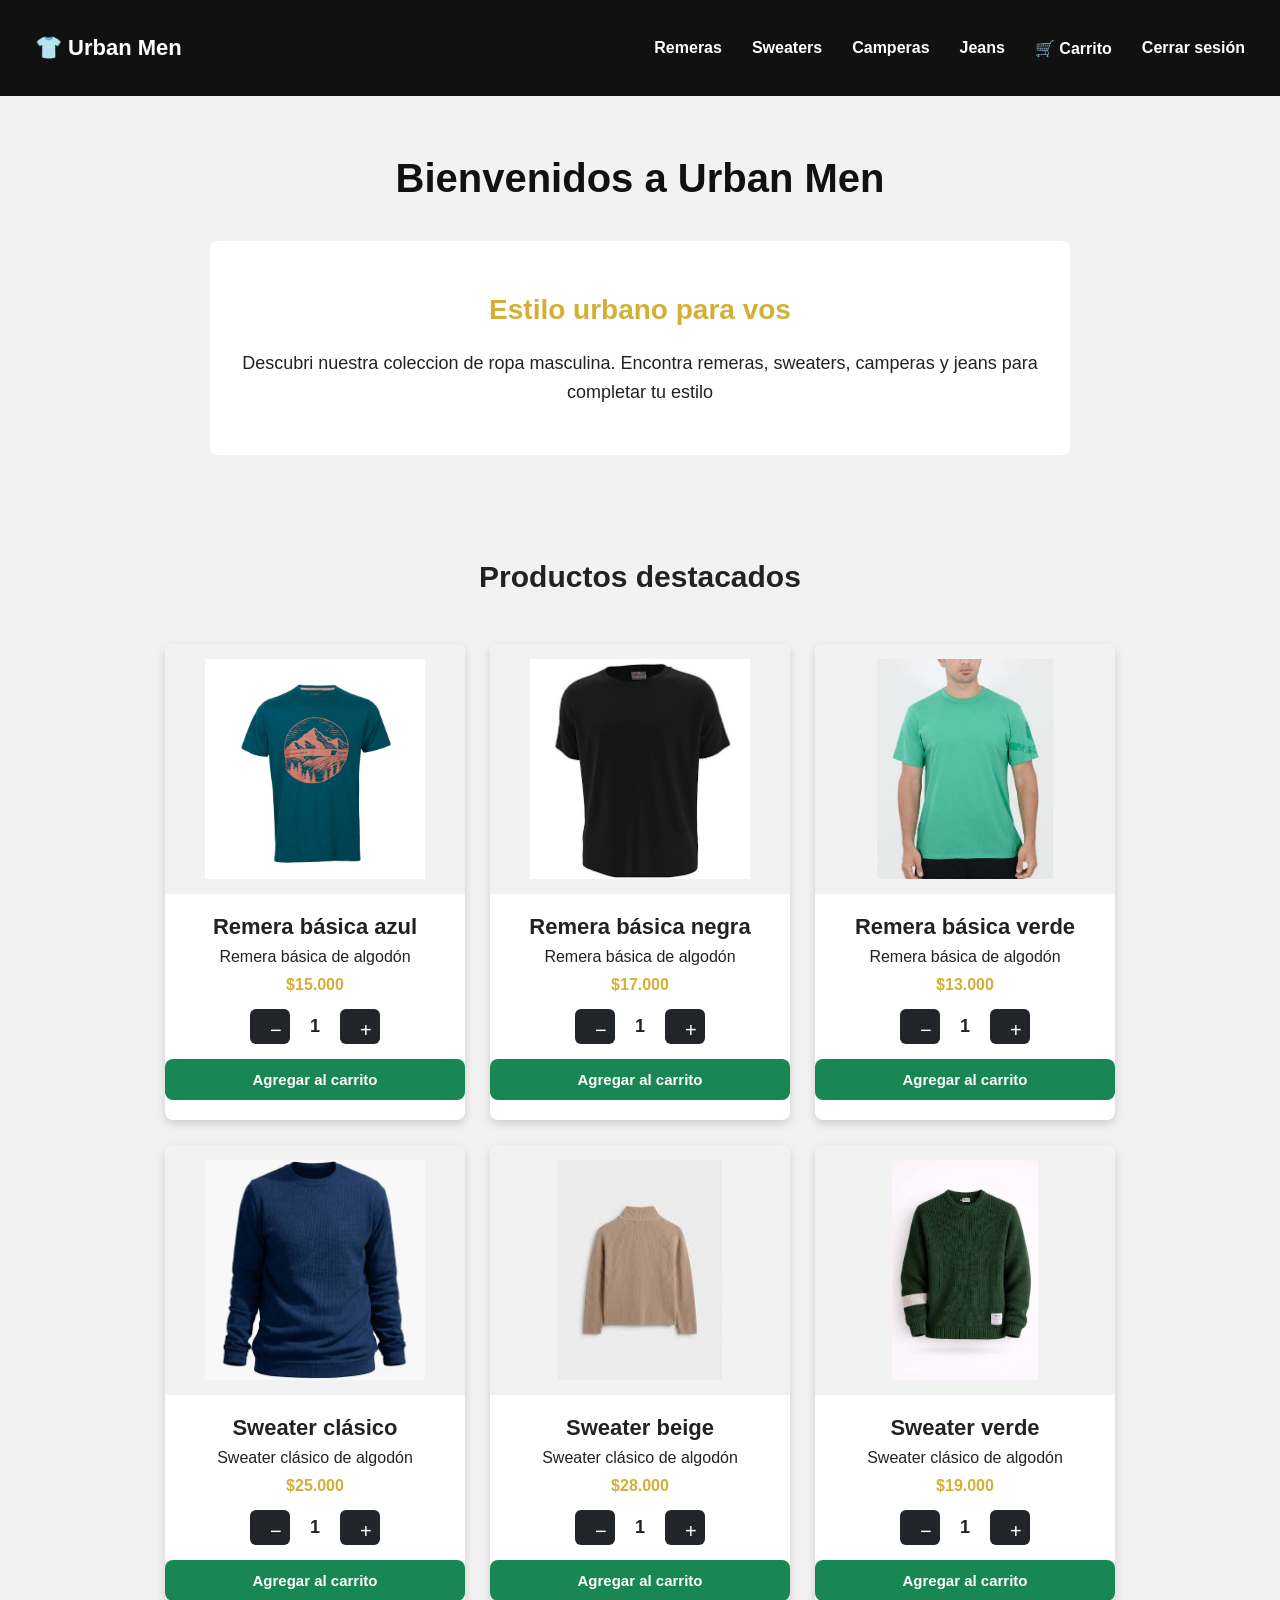
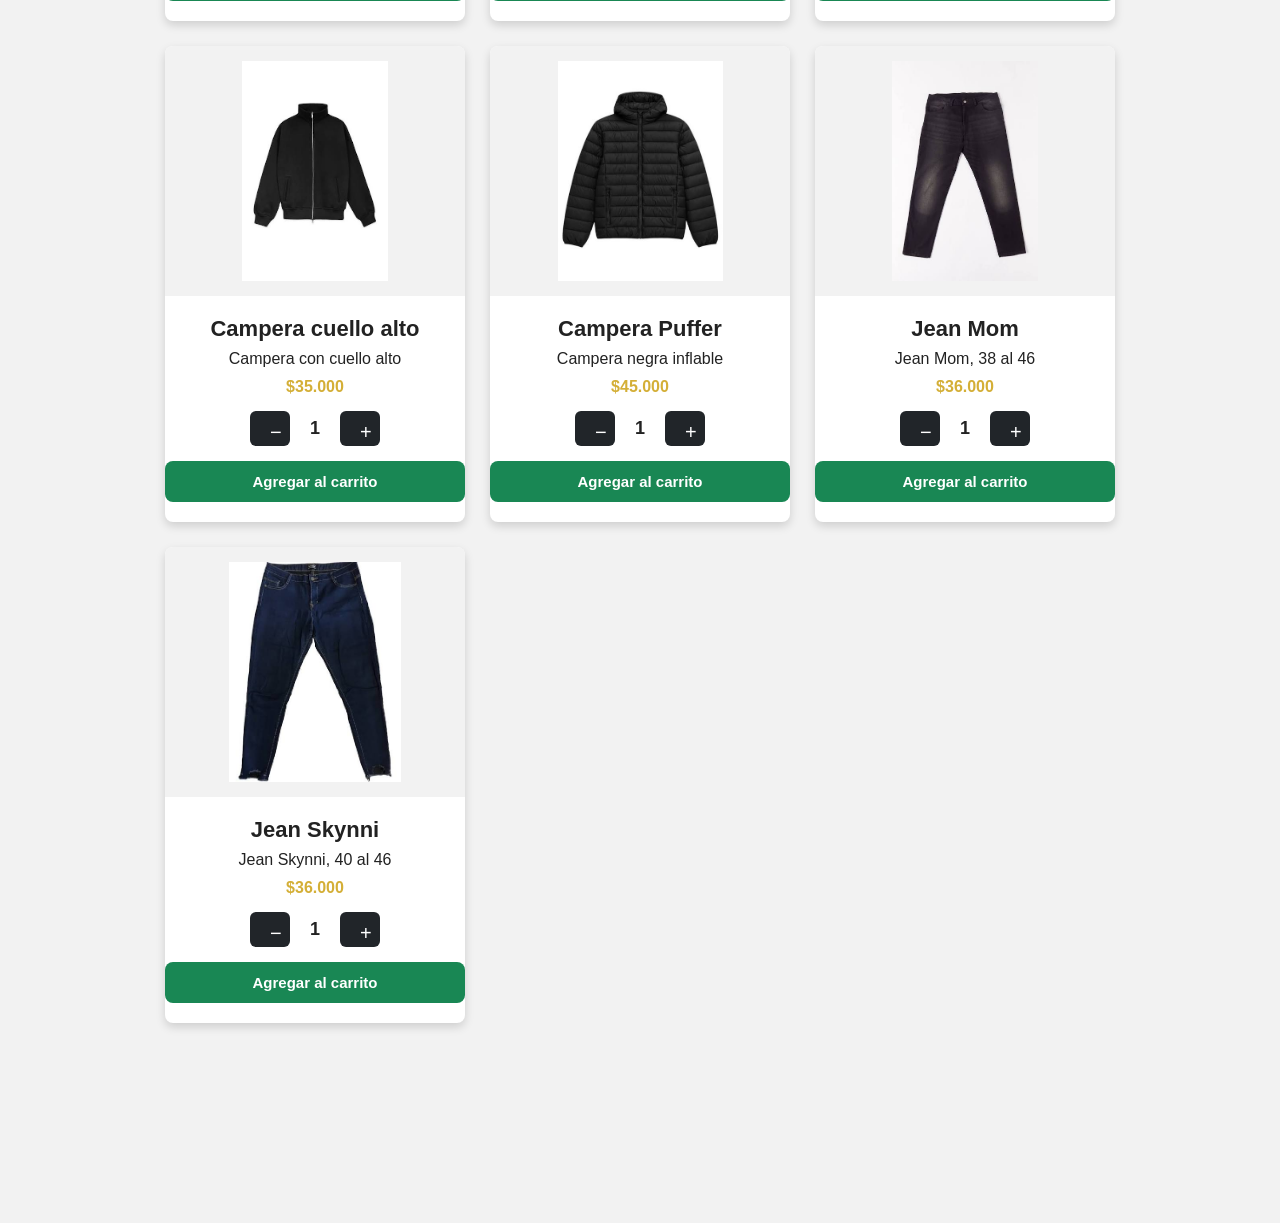
<file: index.html>
<!DOCTYPE html>
<html lang="es">
<head>
	<meta charset="utf-8">
	<meta name="viewport" content="width=device-width, initial-scale=1.0">
	<meta name="description" content="Urban Men: descubrí nuestra colección de ropa masculina. Remeras, sweaters, camperas y jeans.">
    <meta name="author" content="Urban Men">

	<title>Urban Men</title>

	<!-- link de css -->
	<link rel="stylesheet" type="text/css" href="recursos/css/estilos.css">
</head>
<body>
	<div id="navbar"></div>
	
	<h1>Bienvenidos a Urban Men</h1>

	<section class="bienvenida">
		<h2>Estilo urbano para vos</h2>
		<p>
			Descubri nuestra coleccion de ropa masculina.
		Encontra remeras, sweaters, camperas y jeans para completar tu estilo
	    </p>
	</section>
	<section class="productos">
		<h2>Productos destacados</h2>

		 <div class="lista-productos" id="lista-productos">
         </div>
    </section>
	
    
    <script src="recursos/js/navbar.js"></script>
    <script>
     crearNavbar();
    </script>

    <script src="recursos/js/productos.js"></script>
</body>
</html>
</file>
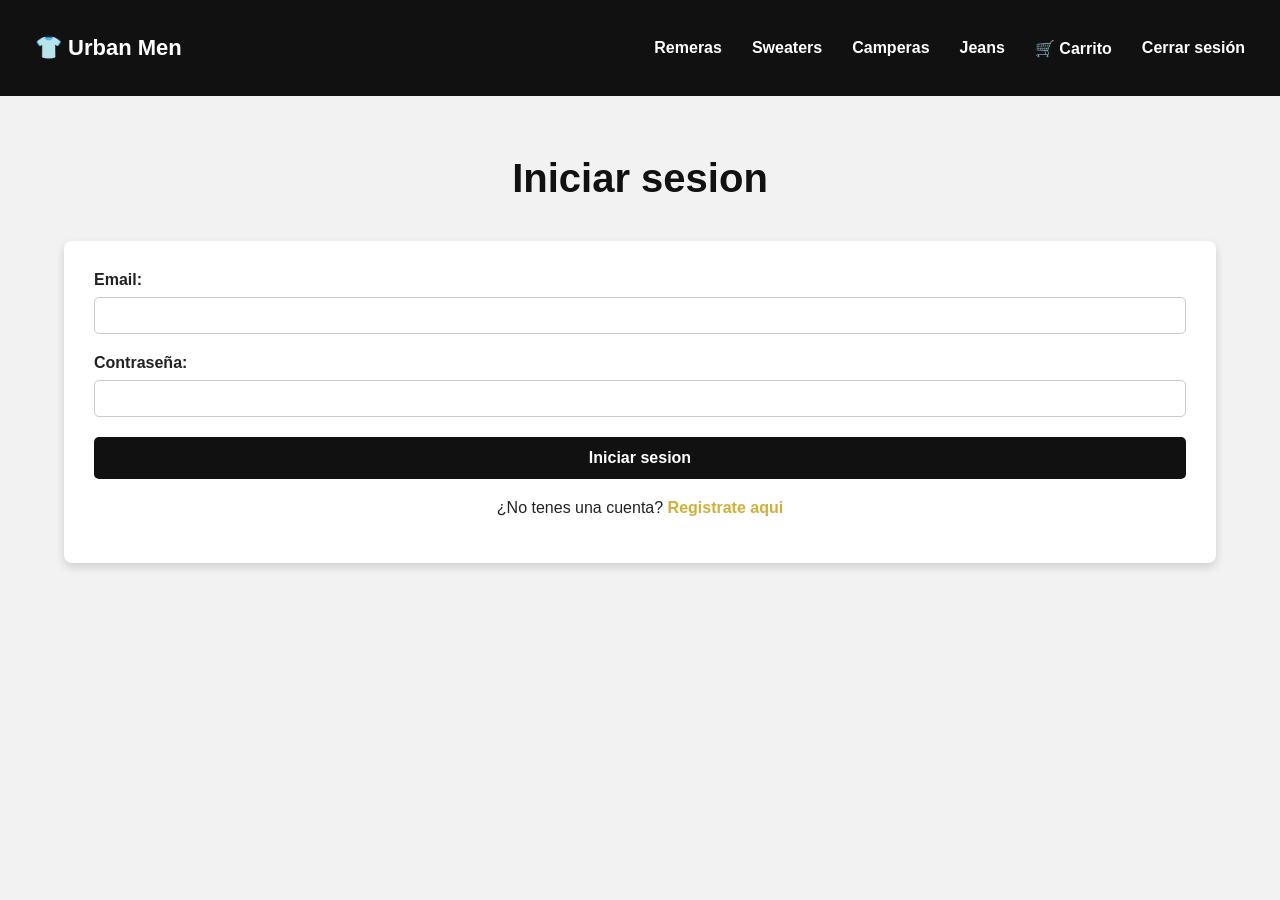
<file: pages/camperas.html>
<!DOCTYPE html>
<html lang="es">
<head>
    <meta charset="utf-8">
    <meta name="viewport" content="width=device-width, initial-scale=1">
    <title>Urban Men - Camperas</title>

    <link rel="stylesheet" type="text/css" href="../recursos/css/estilos.css">
</head>
<body>

    <div id="navbar"></div>

    <h1>Urban Men - Camperas</h1>

    <section class="bienvenida">
        <h2>Camperas</h2>
        <p>En esta sección encontrarás nuestras camperas.</p>
    </section>

    <section id="lista-productos"></section>

    <script src="../recursos/js/navbar.js"></script>
    <script src="../recursos/js/productos.js"></script>
    <script src="../recursos/js/proteccion.js"></script>

    <script>
        crearNavbar();
        verificarSesion();
    </script>

</body>
</html>
</file>
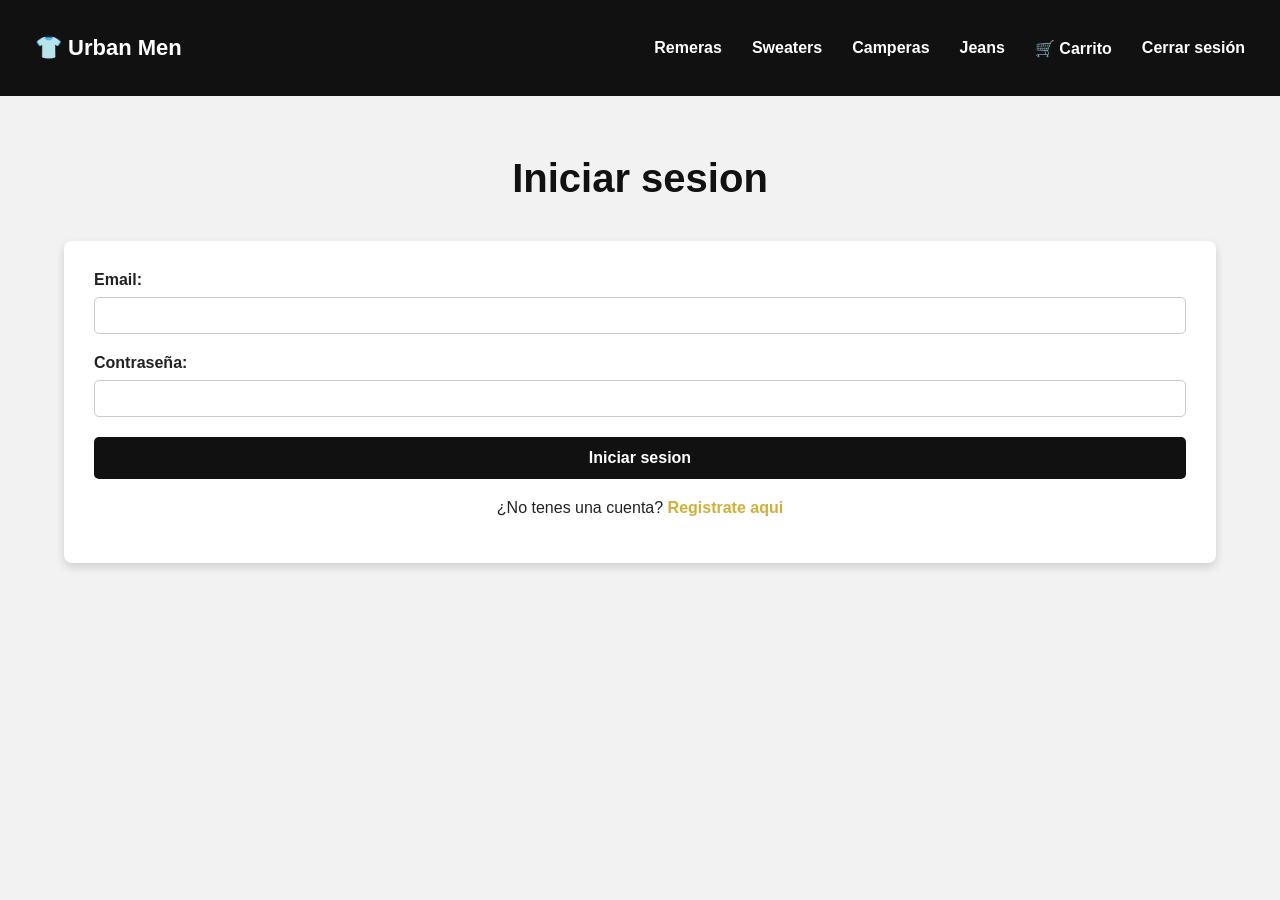
<file: pages/carrito.html>
<!DOCTYPE html>
<html lang="es">
<head>
    <meta charset="UTF-8">
    <meta name="viewport" content="width=device-width, initial-scale=1.0">
    <meta name="description" content="Consultá los productos que agregaste a tu carrito en Urban Men.">
    <meta name="author" content="Urban Men">

    <title>Urban Men - Carrito</title>

    <!-- Archivo CSS -->
    <link rel="stylesheet" href="../recursos/css/estilos.css">
</head>
<body>

    <div id="navbar"></div>

    <h1>Mi carrito</h1>

    <section class="productos">
        <h2>Productos seleccionados</h2>

        <div id="lista-carrito">
        </div>
    </section>

    <!-- Archivos JavaScript -->
    <script src="../recursos/js/navbar.js"></script>
    <script src="../recursos/js/carrito.js"></script>
    <script src="../recursos/js/proteccion.js"></script>

    <script>
        verificarSesion();
        crearNavbar();
        mostrarCarrito();

    </script>

</body>
</html>
</file>
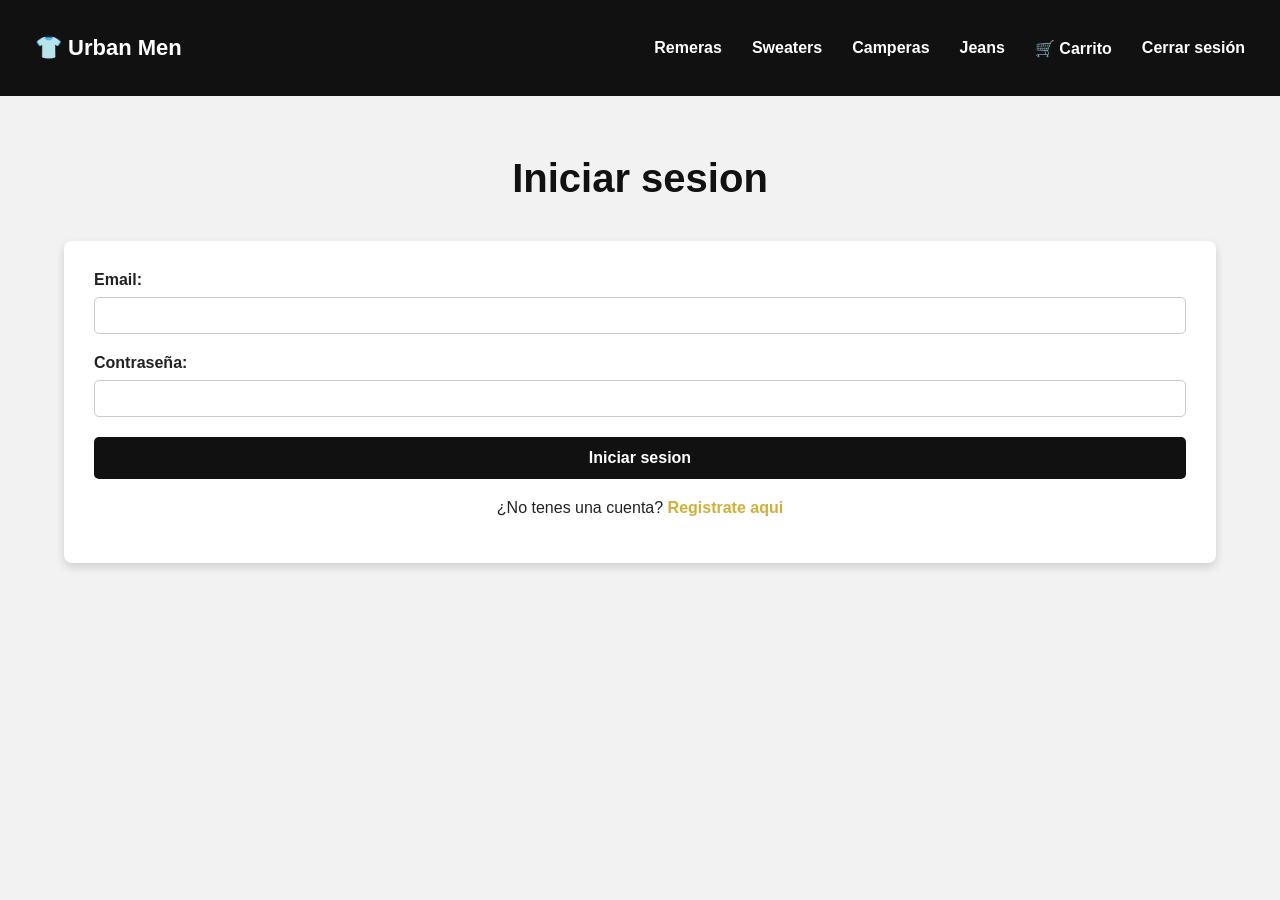
<file: pages/jeans.html>
<!DOCTYPE html>
	<html>
	<head>
		<meta charset="utf-8">
		<meta name="viewport" content="width=device-width, initial-scale=1">
		<title>Urban Men - Jeans</title>
		<link rel="stylesheet" type="text/css" href="../recursos/css/estilos.css">
	</head>
	<body>
		<div id="navbar"></div>
	
		<h1>Urban Men - Jeans</h1>
		<section class="bienvenida">
		<h2>Jeans</h2>
		<p>En esta seccion encontraras nuestros jeans</p>
		</section>
		<div id="lista-productos"></div>
		<script src="../recursos/js/navbar.js"></script>
		<script src="../recursos/js/proteccion.js"></script>

        <script>
	     verificarSesion();
         crearNavbar();
        </script>
        <script src="../recursos/js/productos.js"></script>
 	</body>
	</html>
</file>
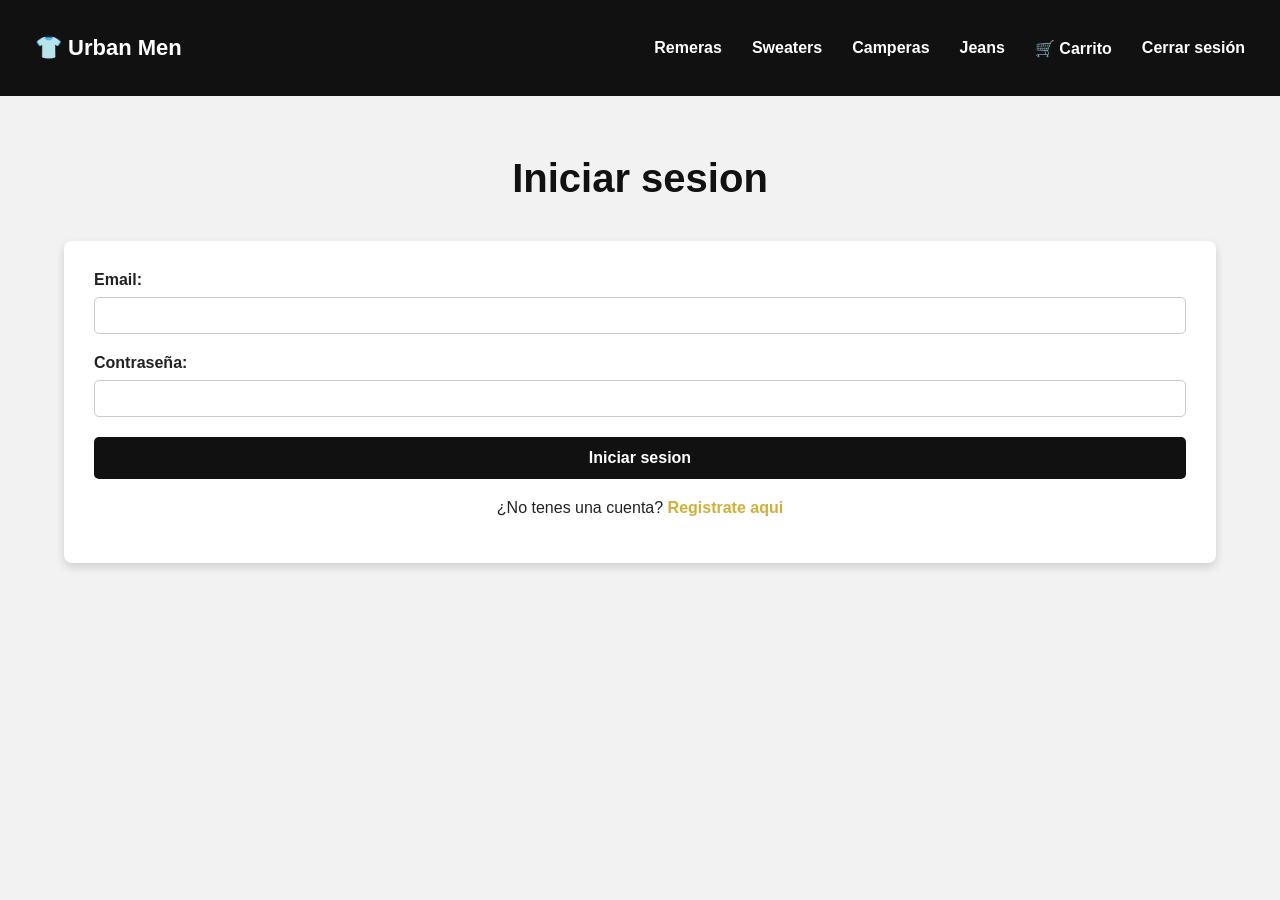
<file: pages/login.html>
<!DOCTYPE html>
	<html lang="es">
	<head>
		<meta charset="utf-8">
		<meta name="viewport" content="width=device-width, initial-scale=1">
		<title>Urban Men - Login</title>
		<link rel="stylesheet" type="text/css" href="../recursos/css/estilos.css">
	</head>
	<body>
	<div id="navbar"></div>
		<h1>Iniciar sesion</h1>
		<!-- Formulario -->
	<form id="login" action="#" method="post">
		<label for="mail">Email:</label>
		<input type="email" name="mail" id="mail" required>
		
		<label for="password">Contraseña:</label>
		<input type="password" name="password" id="password" required>
		
		<button type="submit">Iniciar sesion</button>
		
		<p>¿No tenes una cuenta?
			<a href="registro.html">Registrate aqui</a>
		</p>

	</form>

	<script src="../recursos/js/login.js"></script>
	<script src="../recursos/js/navbar.js"></script>
    
	
    <script>
	
    crearNavbar();
    </script>

	</body>
	</html>
</file>
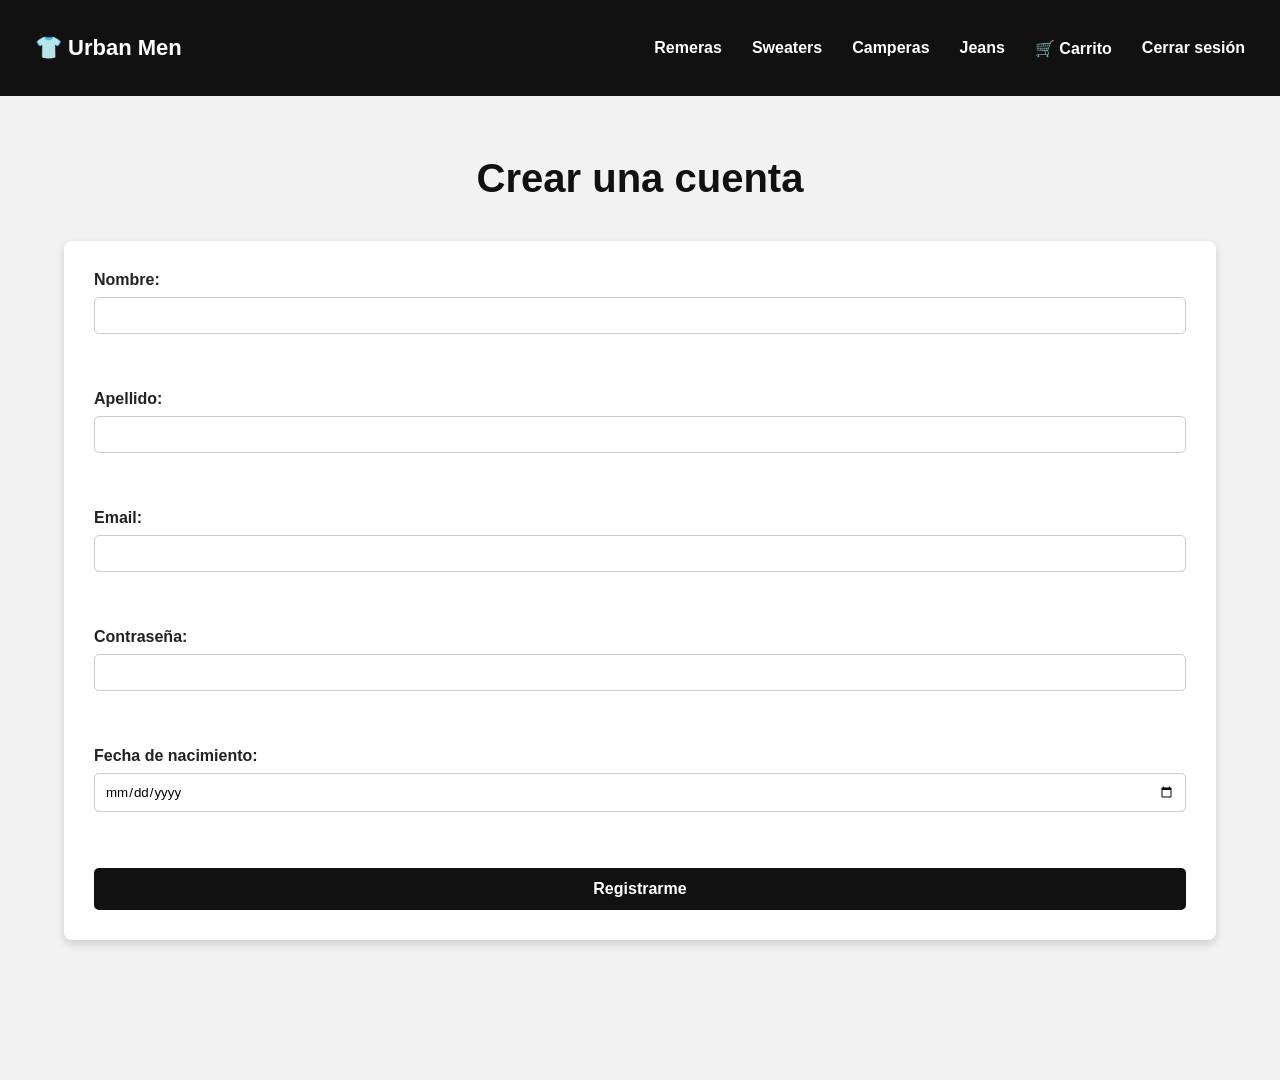
<file: pages/registro.html>
<!DOCTYPE html>
<html>
<head>
	<meta charset="utf-8">
	<meta name="viewport" content="width=device-width, initial-scale=1">
	<title>Urban Men - Registro</title>
	<link rel="stylesheet" type="text/css" href="../recursos/css/estilos.css">
</head>
<body>
	<div id="navbar"></div>
	<h1>Crear una cuenta</h1>
	<form action="#" method="post">
		<label for="nombre">Nombre:</label>
		<input type="text" name="nombre" id="nombre">
		
		<br><br>

		<label for="apellido">Apellido:</label>
		<input type="text" name="apellido" id="apellido">
		
		<br><br>

		<label for="mail">Email:</label>
		<input type="email" name="mail" id="mail">
		
		<br><br>

		<label for="password">Contraseña:</label>
		<input type="password" name="password" id="password">
		
		<br><br>

		<label for="fdn">Fecha de nacimiento:</label>
		<input type="date" name="fdn" id="fdn">
		
		<br><br>

		<button type="submit">Registrarme</button>

	</form>

	<script src="../recursos/js/navbar.js"></script>
    <script>
     crearNavbar();
    </script>

</body>
</html>
</file>
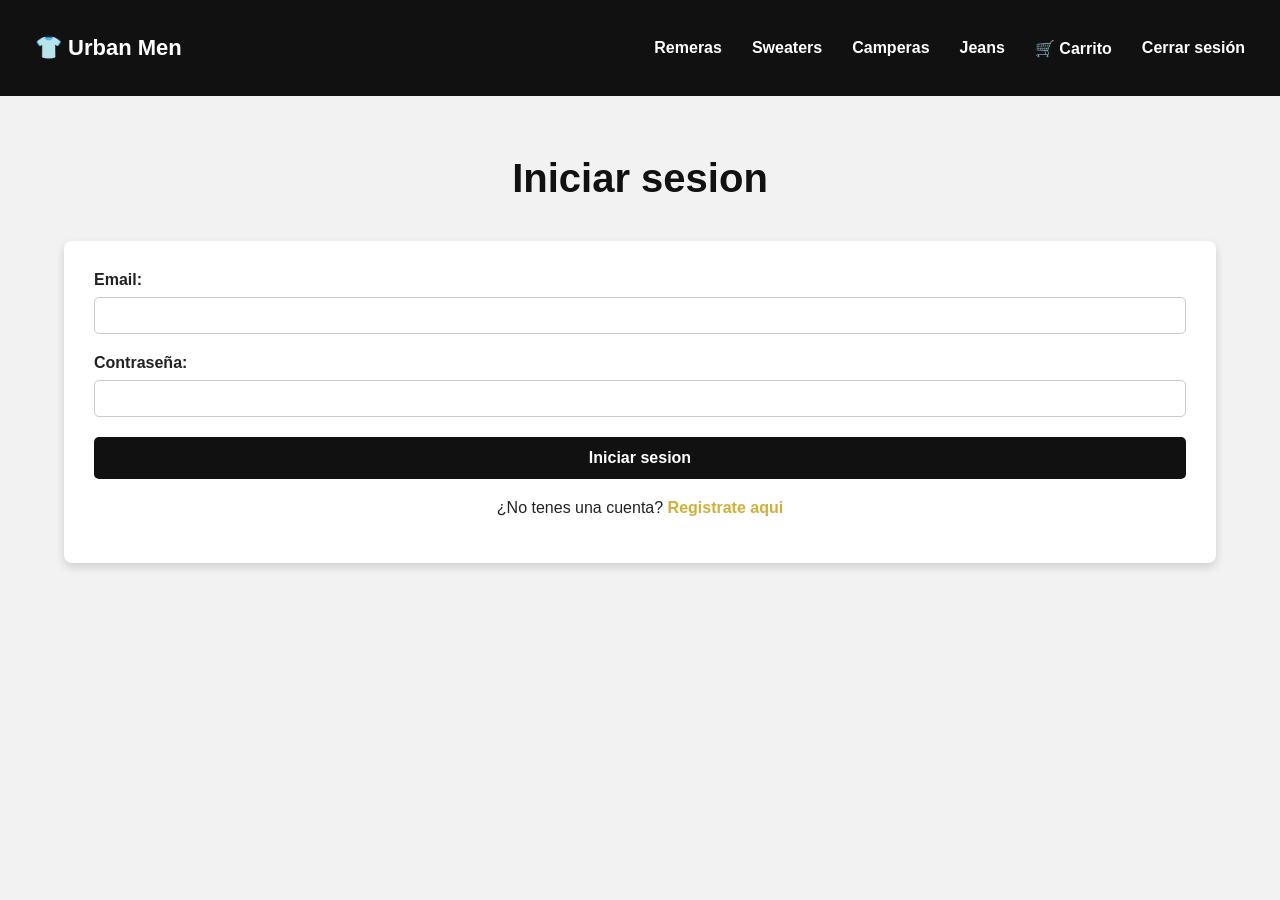
<file: pages/remeras.html>
<!DOCTYPE html>
	<html>
	<head>
		<meta charset="utf-8">
		<meta name="viewport" content="width=device-width, initial-scale=1">
		<title>Urban Men - Remeras</title>
		<link rel="stylesheet" type="text/css" href="../recursos/css/estilos.css">
	</head>
	<body>
		<div id="navbar"></div>
	
		<h1>Urban Men - Remeras</h1>
	<section class="bienvenida">
		<h2>Remeras</h2>
		<p>En esta seccion encontraras nuestras remeras</p>
	</section>
	<div id="lista-productos"></div>

	<script src="../recursos/js/navbar.js"></script>
	<script src="../recursos/js/proteccion.js"></script>
     <script>
    verificarSesion();
     crearNavbar();
     </script>
      <script src="../recursos/js/productos.js"></script>
	</body>
	</html>
</file>
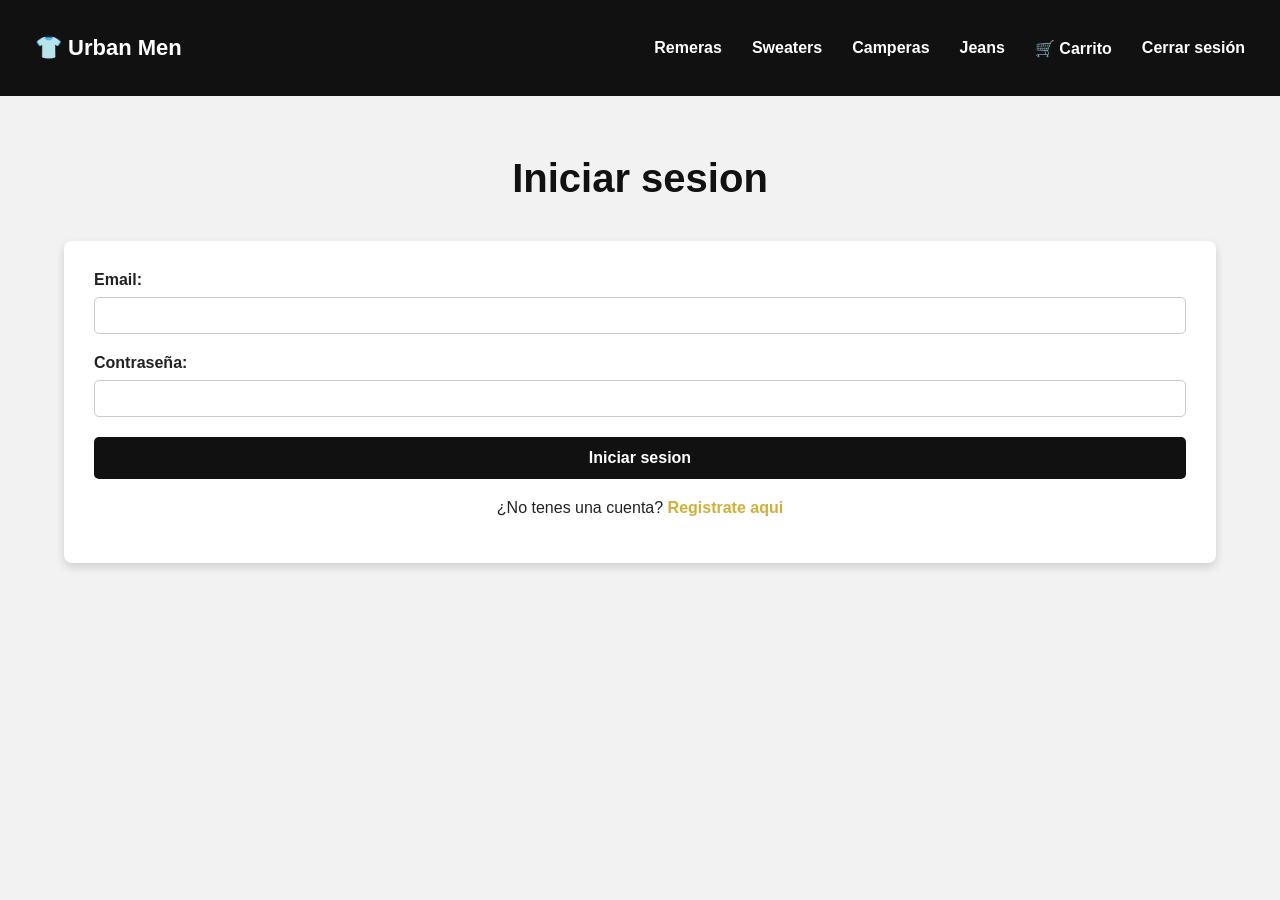
<file: pages/sweaters.html>
<!DOCTYPE html>
	<html>
	<head>
		<meta charset="utf-8">
		<meta name="viewport" content="width=device-width, initial-scale=1">
		<title>Urban Men - Sweaters</title>
		<link rel="stylesheet" type="text/css" href="../recursos/css/estilos.css">
	</head>
	<body>
		<div id="navbar"></div>
	
		<h1>Urban Men - Sweaters</h1>
		<section class="bienvenida">
		<h2>Sweaters</h2>
		<p>En esta seccion encontraras nuestros sweaters</p>
		</section>
		<div id="lista-productos"></div>
		<script src="../recursos/js/navbar.js"></script>
		<script src="../recursos/js/proteccion.js"></script>
        <script>
	     verificarSesion();
         crearNavbar();
        </script>
         <script src="../recursos/js/productos.js"></script>
	</body>
	</html>
</file>
<file: recursos/css/estilos.css>
:root {
    --color-principal: #111111;
    --color-secundario: #d4af37;
    --color-fondo: #f2f2f2;
    --color-texto: #222222;
    --color-blanco: #ffffff;

    --fuente-principal: Arial, sans-serif;
}

/*ESTILOS GENERALES*/

body {
    margin:0;
    font-family: var(--fuente-principal);
    background-color: var(--color-fondo);
    color: var(--color-texto);
}

/* NAVBAR */
nav{
    background-color: var(--color-principal);
    padding: 20px;
    display: flex;
    align-items: center;
}

nav a {
    color: var(--color-blanco);
    text-decoration: none;
    margin: 15px;
    font-weight: bold;
    transition: 0.3s;
    display: inline-block;
}

nav a:hover {
    color: var(--color-secundario);
     transform: scale(1.05);
}

nav a:first-child {
    font-size: 22px;
    margin-right: auto;
}


/* TITULO PRINCIPAL */

h1 {
    text-align: center ;
    margin-top: 60px;
    font-size: 40px;
    color: var(--color-principal);
}

/*SECCION BIENVENIDA */
.bienvenida {
    max-width: 800px;
    margin: 40px auto;
    padding: 30px;
    text-align: center;
    background-color: var(--color-blanco);
    border-radius: 8px;
}

.bienvenida h2{
    color: var(--color-secundario);
    font-size:  28px;
}

.bienvenida p{
    font-size: 18px;
    line-height: 1.6;
}

/*PRODUCTOS */
.productos{
    max-width: 1000px;
    margin: 60px auto;
    padding: 20px;
    text-align: center;
    
}

.productos h2{
    font-size: 30px;
    margin-bottom: 30px;
}

.tarjeta-producto {
    width: 300px;
    margin: 0px;
    padding-bottom: 20px;
    background-color: var(--color-blanco);
    border-radius: 8px;
    overflow: hidden;
    box-shadow: 0 4px 10px rgba(0, 0, 0, 0.15);
    transition: 0.3s;
    text-align: center;
}

.imagen-producto{
    height: 250px;
    display: flex;
    align-items: center;
    justify-content: center;
    background-color: var(--color-fondo);
    margin-bottom: 20px;
    overflow: hidden;
}

.tarjeta-producto h3{
    font-size: 22px;
    margin: 15px 20px 8px;
}

.precio{
    font-size: 22px;
    font-weight: bold;
    color: var(--color-secundario);
}

.tarjeta-producto button{
    padding:  10px 20px;
    border: none;
    background-color: var(--color-principal);
    color: var(--color-blanco);
    cursor: pointer;
}

.tarjeta-producto button:hover{
    background-color: var(--color-secundario);
}

.imagen-producto img {
    width: 100%;
    height: 220px;
    object-fit: contain;
    
}

.tarjeta-producto:hover {
    border: 1px solid #ddd;
    border-radius: 10px;
    padding: 15px;
    text-align: center;
    background-color: white;
    }

.tarjeta-producto > p {
    margin: 0 20px 10px;
    font-size: 16px;
}

#lista-productos {
    display: grid;
    grid-template-columns: repeat(3, 300px);
    justify-content: center;
    gap: 25px;
    padding: 20px;
}

/*LOGIN */

form {
    width: 400px;
    margin: 40px auto;
    padding: 30px;
    background-color: var(--color-blanco);
    border-radius: 8px;
    box-shadow: 0 4px 10px rgba(0, 0, 0, 0.15);
}

form label {
    display: block;
    margin-bottom: 8px;
    font-weight: bold;
}

form input {
    width: 100%;
    padding: 10px;
    margin-bottom: 20px;
    border: 1px solid #ccc;
    border-radius: 5px;
    box-sizing: border-box;
    display: block;
}

form button {
    width: 100%;
    padding: 12px;
    border: none;
    border-radius: 5px;
    background-color: var(--color-principal);
    color: var(--color-blanco);
    font-size: 16px;
    font-weight: bold;
    cursor: pointer;
    transition: 0.3s;
}

form button:hover {
    background-color: var(--color-secundario);
}

form p {
    text-align: center;
    margin-top: 20px;
}

form p a {
    color: var(--color-secundario);
    font-weight: bold;
    text-decoration: none;
}

form p a:hover {
    text-decoration: underline;
}

form input[type="date"] {
    font-family: inherit;
}

form button:hover {
    background-color: var(--color-secundario);
}

/* RESPONSIVE */

@media (max-width: 768px) {

  
    #lista-productos {
        grid-template-columns: 300px;
        justify-content: center;
    }

    .tarjeta-producto {
        width: 100%;
        box-sizing: border-box;
    }

    nav {
        flex-direction: column;
        gap: 10px;
    }

    form {
        width: 90%;
        box-sizing: border-box;
    }
}

form {
    width: 90%;
    box-sizing: border-box;
}


/* Contenedor de los botones de cantidad */
.cantidad-producto {
    display: flex;
    justify-content: center;
    align-items: center;
    gap: 15px;
    margin: 15px auto;
    width: 100%;
}

/* Botones de aumentar y disminuir */
.cantidad-producto button {
    background-color: #212529;
    color: white;
    border: none;
    width: 35px;
    height: 35px;
    border-radius: 6px;
    font-size: 20px;
    cursor: pointer;
    transition: background-color 0.3s;
}

/* Efecto al pasar el mouse */
.cantidad-producto button:hover {
    background-color: #495057;
}

/* Número de unidades */
.cantidad-producto span {
    font-size: 18px;
    font-weight: bold;
    min-width: 20px;
    text-align: center;
}

/* Botón Agregar al carrito */
.tarjeta-producto > button {
    background-color: #198754;
    color: white;
    border: none;
    padding: 12px 18px;
    border-radius: 8px;
    font-size: 15px;
    font-weight: bold;
    cursor: pointer;
    width: 100%;
    transition: background-color 0.3s;
}

/* Efecto al pasar el mouse */
.tarjeta-producto > button:hover {
    background-color: #146c43;
}

#lista-carrito {
    display: grid;
    grid-template-columns: repeat(3, 1fr);
    gap: 25px;
    padding: 20px;
    justify-items: center;
}

#lista-carrito .tarjeta-producto {
    width: auto;
    margin: 0;
}

.carrito-vacio {
    grid-column: 1 / -1;
    text-align: center;
    width: 100%;
    margin: 0;
    padding: 40px 0;
    font-size: 22px;
}


.resumen-carrito {
    position: fixed;
    bottom: 0;
    left: 0;
    width: 100%;
    box-sizing: border-box;
    background-color: var(--color-principal);
    color: var(--color-blanco);
    padding: 15px 30px;
    display: flex;
    justify-content: center;
    align-items: center;
    gap: 30px;
    z-index: 1000;
    box-shadow: 0 -3px 10px rgba(0, 0, 0, 0.2);
}

.resumen-carrito h2 {
    color: var(--color-secundario);
    margin: 0;
}

.resumen-carrito button {
    padding: 12px 20px;
    border: none;
    border-radius: 5px;
    background-color: var(--color-secundario);
    color: var(--color-principal);
    font-weight: bold;
    cursor: pointer;
}

.resumen-carrito button:hover {
    background-color: var(--color-blanco);
}

/* ESPACIO PARA EL RESUMEN FIJO */

body {
    padding-bottom: 100px;
}
/* RESPONSIVE DEL CARRITO */

@media (max-width: 768px) {
    #lista-carrito {
        grid-template-columns: 1fr;
    }
}
</file>
